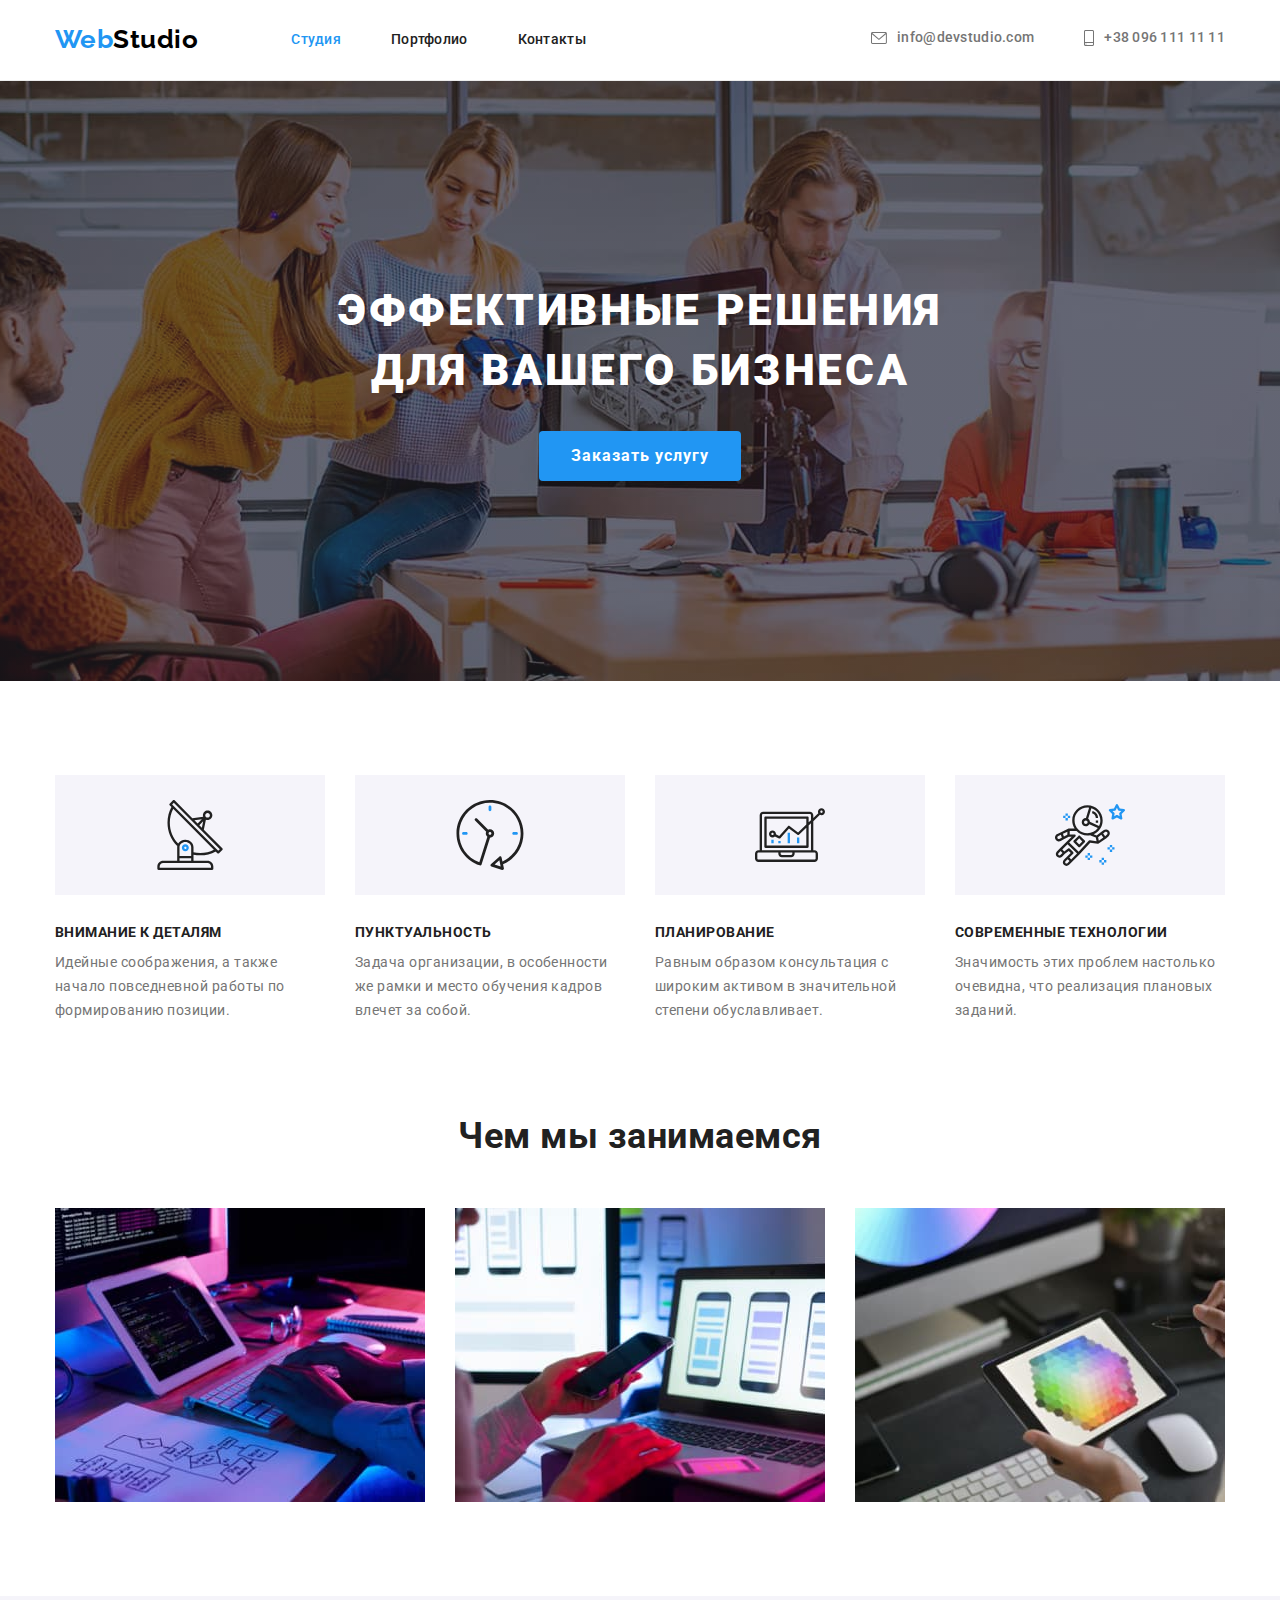
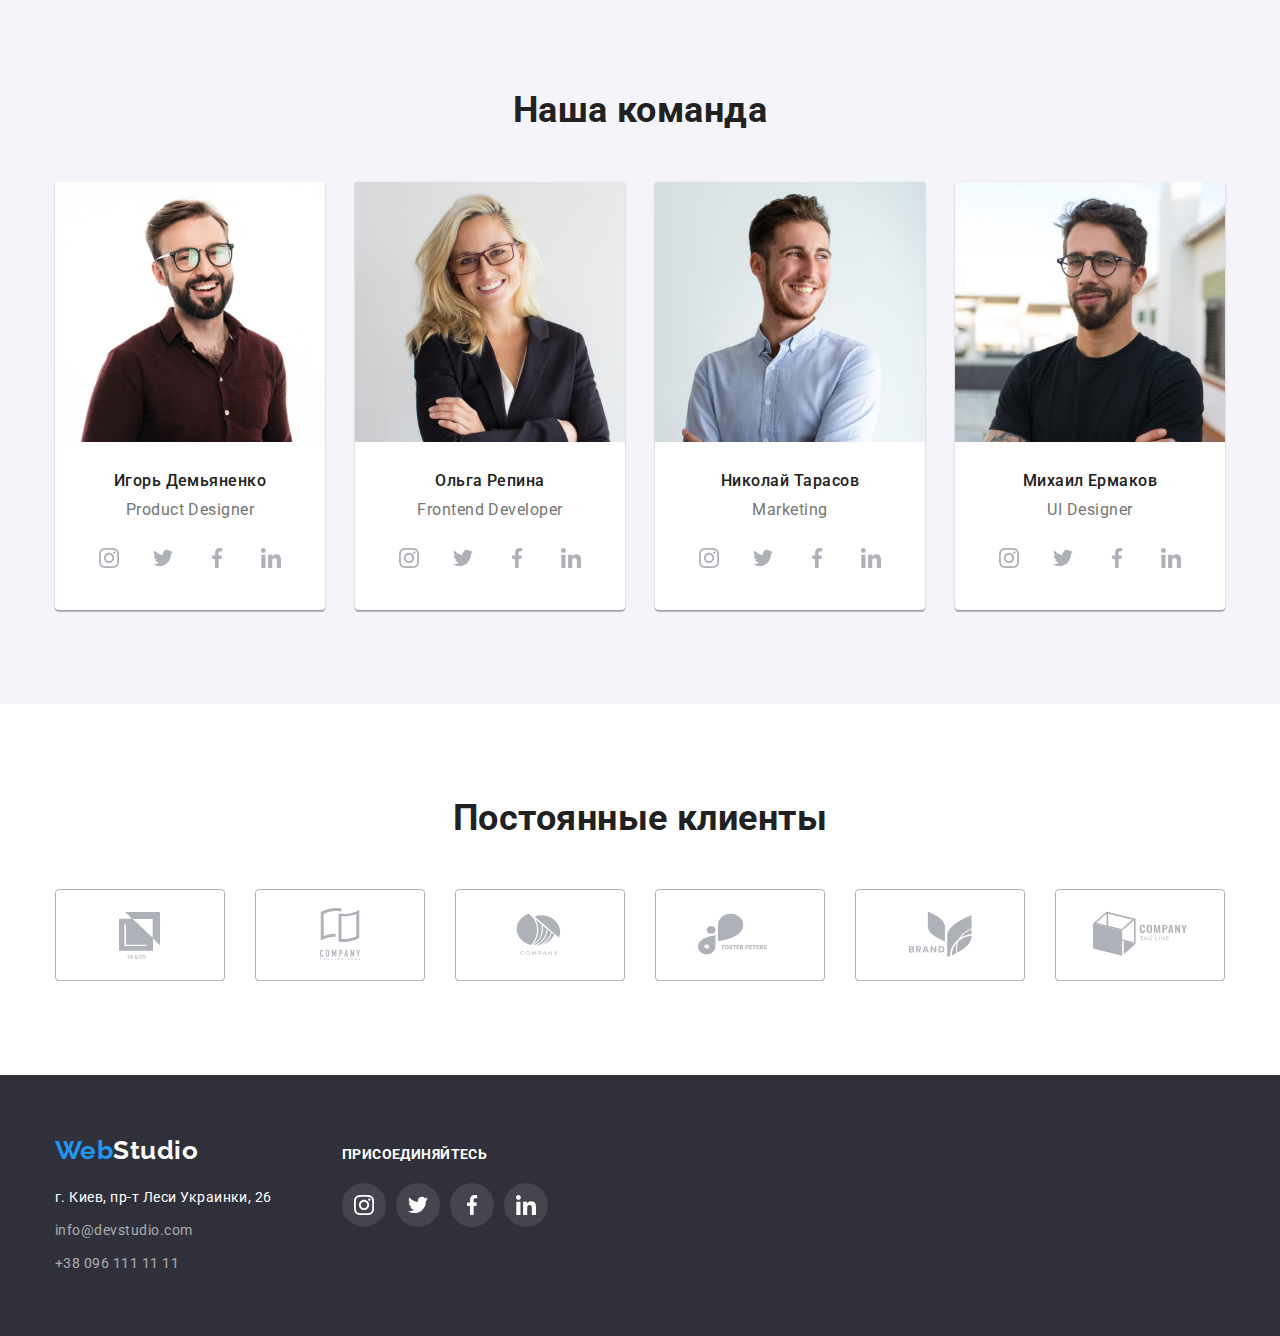
<file: index.html>
<!DOCTYPE html>
<html lang="ru">
<head>
    <meta charset="UTF-8">
    <meta http-equiv="X-UA-Compatible" content="IE=edge">
    <meta name="viewport" content="width=device-width, initial-scale=1.0">
    <title>WebStudio</title>
    <link rel="preconnect" href="https://fonts.googleapis.com">
    <link rel="preconnect" href="https://fonts.gstatic.com" crossorigin>
    <link href="https://fonts.googleapis.com/css2?family=Raleway:wght@700&family=Roboto:wght@400;500;700;900&display=swap"
        rel="stylesheet">
        <link rel="stylesheet" href="https://cdnjs.cloudflare.com/ajax/libs/modern-normalize/1.1.0/modern-normalize.min.css">
    <link rel="stylesheet" href="./css/styles.css">
</head>
<body>
    <header>
        <div class="container main-div">
            <nav class="main-nav">
                <a href="#" class="logo">
                    <span class="logo-start">Web</span><span class="logo-end">Studio</span>
                </a>
                <ul class="site-nav">
                    <li class="item"><a href="#" class="link current">Студия</a></li>
                    <li class="item"><a href="./portfolio.html" class="link">Портфолио</a></li>
                    <li class="item"><a href="#" class="link">Контакты</a></li>
                </ul>
            </nav>
            <ul class="site-contacts">
                <li class="item">
                    <a href="mailto:info@devstudio.com" class="contacts-link">
                        <svg class="icon-mail">
                            <use href="./images/icons.svg#icon-envelope"></use>
                        </svg>
                        info@devstudio.com
                    </a>
                </li>
                <li class="item">
                    <a href="tel:+380961111111" class="contacts-link">
                        <svg class="icon-phone">
                            <use href="./images/icons.svg#icon-smartphone"></use>
                        </svg>
                        +38 096 111 11 11
                    </a>
                </li>
            </ul>
        </div>
    </header>

    <main>
        <section class="hero section">
            <h1 class="hero-title">Эффективные решения<br>для вашего бизнеса</h1>
            <button type="button">Заказать услугу</button>
        </section>
        
            <section class="section">
                <div class="container">
                    <h2 class="section-title-none">Преимущества</h2>
                    <ul class="feature">
                        <li class="feature-list">
                            <div class="feature-icon">
                                <svg class="feature-svg">
                                    <use href="./images/icons.svg#icon-antenna"></use>
                                </svg>
                            </div>
                            <h3 class="list">Внимание к деталям</h3>
                            <p class="text-list">Идейные соображения, а также<br>начало повседневной работы по<br>формированию позиции.</p>
                        </li>
                        <li class="feature-list">
                            <div class="feature-icon">
                                <svg class="feature-svg">
                                    <use href="./images/icons.svg#icon-clock"></use>
                                </svg>
                            </div>
                            <h3 class="list">Пунктуальность</h3>
                            <p class="text-list">Задача организации, в особенности<br>же рамки и место обучения кадров<br>влечет за собой.</p>
                        </li>
                        <li class="feature-list">
                            <div class="feature-icon">
                                <svg class="feature-svg">
                                    <use href="./images/icons.svg#icon-diagram"></use>
                                </svg>
                            </div>
                            <h3 class="list">Планирование</h3>
                            <p class="text-list">Равным образом консультация с<br>широким активом в значительной<br>степени обуславливает.</p>
                        </li>
                        <li class="feature-list">
                            <div class="feature-icon">
                                <svg class="feature-svg">
                                    <use href="./images/icons.svg#icon-astronaut"></use>
                                </svg>
                            </div>
                            <h3 class="list">Современные технологии</h3>
                            <p class="text-list">Значимость этих проблем настолько<br>очевидна, что реализация плановых<br>заданий.</p>
                        </li>
                    </ul>
                </div>
            </section>
        
            <section class="section we-do">
                <div class="container">
                    <h2 class="section-title">Чем мы занимаемся</h2>
                    <ul class="section-list">
                        <li class="section-img"><img src="./images/box1.jpg" width="370" alt="Работаем с ПК"></li>
                        <li class="section-img"><img src="./images/box2.jpg" width="370" alt="Работаем с смартфона"></li>
                        <li class="section-img"><img src="./images/box3.jpg" width="370" alt="Работаем с графикой"></li>
                    </ul>
                </div>
            </section>
        
            <section class="section our-team">
                <div class="container">
                    <h2 class="section-title">Наша команда</h2>
                    <ul class="worker-list">
                        <li class="team-list">
                            <img class="worker-photo" src="./images/img.jpg" width="270" alt="Игорь Демьяненко">
                            <div>
                                <h3 class="worker">Игорь Демьяненко</h3>
                                <p class="work-position">Product Designer</p>
                                <ul class="social">
                                    <li class="social-links">
                                        <a href="#">
                                            <svg class="soc">
                                                <use href="./images/icons.svg#icon-instagram"></use>
                                            </svg>
                                        </a>
                                    </li>
                                    <li class="social-links">
                                        <a href="#">
                                            <svg class="soc">
                                                <use href="./images/icons.svg#icon-twitter"></use>
                                            </svg>
                                        </a>
                                    </li>
                                    <li class="social-links">
                                        <a href="#">
                                            <svg class="soc">
                                                <use href="./images/icons.svg#icon-facebook"></use>
                                            </svg>
                                        </a>
                                    </li>
                                    <li class="social-links">
                                        <a href="#">
                                            <svg class="soc">
                                                <use href="./images/icons.svg#icon-linkedin"></use>
                                            </svg>
                                        </a>
                                    </li>
                                </ul>
                            </div>
                        </li>
                        <li class="team-list">
                            <img class="worker-photo" src="./images/img2.jpg" width="270" alt="Ольга Репина">
                            <div>
                                <h3 class="worker">Ольга Репина</h3>
                                <p class="work-position">Frontend Developer</p>
                                <ul class="social">
                                    <li class="social-links">
                                        <a href="#">
                                            <svg class="soc">
                                                <use href="./images/icons.svg#icon-instagram"></use>
                                            </svg>
                                        </a>
                                    </li>
                                    <li class="social-links">
                                        <a href="#">
                                            <svg class="soc">
                                                <use href="./images/icons.svg#icon-twitter"></use>
                                            </svg>
                                        </a>
                                    </li>
                                    <li class="social-links">
                                        <a href="#">
                                            <svg class="soc">
                                                <use href="./images/icons.svg#icon-facebook"></use>
                                            </svg>
                                        </a>
                                    </li>
                                    <li class="social-links">
                                        <a href="#">
                                            <svg class="soc">
                                                <use href="./images/icons.svg#icon-linkedin"></use>
                                            </svg>
                                        </a>
                                    </li>
                                </ul>
                            </div>
                        </li>
                        <li class="team-list">
                            <img class="worker-photo" src="./images/img3.jpg" width="270" alt="Николай Тарасов">
                            <div>
                                <h3 class="worker">Николай Тарасов</h3>
                                <p class="work-position">Marketing</p>
                                <ul class="social">
                                    <li class="social-links">
                                        <a href="#">
                                            <svg class="soc">
                                                <use href="./images/icons.svg#icon-instagram"></use>
                                            </svg>
                                        </a>
                                    </li>
                                    <li class="social-links">
                                        <a href="#">
                                            <svg class="soc">
                                                <use href="./images/icons.svg#icon-twitter"></use>
                                            </svg>
                                        </a>
                                    </li>
                                    <li class="social-links">
                                        <a href="#">
                                            <svg class="soc">
                                                <use href="./images/icons.svg#icon-facebook"></use>
                                            </svg>
                                        </a>
                                    </li>
                                    <li class="social-links">
                                        <a href="#">
                                            <svg class="soc">
                                                <use href="./images/icons.svg#icon-linkedin"></use>
                                            </svg>
                                        </a>
                                    </li>
                                </ul>
                            </div>
                        </li>
                        <li class="team-list">
                            <img class="worker-photo" src="./images/img4.jpg" width="270" alt="Михаил Ермаков">
                            <div>
                                <h3 class="worker">Михаил Ермаков</h3>
                                <p class="work-position">UI Designer</p>
                                <ul class="social">
                                    <li class="social-links">
                                        <a href="#">
                                            <svg class="soc">
                                                <use href="./images/icons.svg#icon-instagram"></use>
                                            </svg>
                                        </a>
                                    </li>
                                    <li class="social-links">
                                        <a href="#">
                                            <svg class="soc">
                                                <use href="./images/icons.svg#icon-twitter"></use>
                                            </svg>
                                        </a>
                                    </li>
                                    <li class="social-links">
                                        <a href="#">
                                            <svg class="soc">
                                                <use href="./images/icons.svg#icon-facebook"></use>
                                            </svg>
                                        </a>
                                    </li>
                                    <li class="social-links">
                                        <a href="#">
                                            <svg class="soc">
                                                <use href="./images/icons.svg#icon-linkedin"></use>
                                            </svg>
                                        </a>
                                    </li>
                                </ul>
                            </div>
                        </li>
                    </ul>
                </div>
            </section>

            <section class="section clients">
                <div class="container">
                    <h2 class="section-title">Постоянные клиенты</h2>
                    <ul class="companies">
                        <li class="company-card">
                            <a href="#">
                                <svg class="comp-logo">
                                    <use href="./images/icons.svg#icon-logo1"></use>
                                </svg>
                            </a>
                        </li>
                        <li class="company-card">
                            <a href="#">
                                <svg class="comp-logo">
                                    <use href="./images/icons.svg#icon-logo2"></use>
                                </svg>
                            </a>
                        </li>
                        <li class="company-card">
                            <a href="#">
                                <svg class="comp-logo">
                                    <use href="./images/icons.svg#icon-logo3"></use>
                                </svg>
                            </a>
                        </li>
                        <li class="company-card">
                            <a href="#">
                                <svg class="comp-logo">
                                    <use href="./images/icons.svg#icon-logo4"></use>
                                </svg>
                            </a>
                        </li>
                        <li class="company-card">
                            <a href="#">
                                <svg class="comp-logo">
                                    <use href="./images/icons.svg#icon-logo5"></use>
                                </svg>
                            </a>
                        </li>
                        <li class="company-card">
                            <a href="#">
                                <svg class="comp-logo">
                                    <use href="./images/icons.svg#icon-logo6"></use>
                                </svg>
                            </a>
                        </li>
                    </ul>
                </div>
            </section>
    </main>
    
    <footer class="footer-block">
        <div class="footer-flex container">
            <div>
                <a href="#" class="logo-footer">
                    <span class="logo-footer-start">Web</span><span class="logo-footer-end">Studio</span>
                </a>
                <address>
                    <ul class="contacts-nav">
                        <li class="footer-list">
                            <a href="#" class="place-list">г. Киев, пр-т Леси Украинки, 26</a>
                        </li>
                        <li class="footer-list">
                            <a href="mailto:info@devstudio.com " class="cont-list">info@devstudio.com</a>
                        </li>
                        <li class="footer-list">
                            <a href="tel:+380961111111" class="cont-list">+38 096 111 11 11</a>
                        </li>
                    </ul>
                </address>
            </div>
            <div class="footer-links">
                <p class="connect-title">Присоединяйтесь</p>
                <ul class="icon-list">
                    <li class="icons">
                        <a href="#">
                            <svg class="ficon">
                                <use href="./images/icons.svg#icon-instagram"></use>
                            </svg>
                        </a>
                    </li>
                    <li class="icons">
                        <a href="#">
                            <svg class="ficon">
                                <use href="./images/icons.svg#icon-twitter"></use>
                            </svg>
                        </a>
                    </li>
                    <li class="icons">
                        <a href="#">
                            <svg class="ficon">
                                <use href="./images/icons.svg#icon-facebook"></use>
                            </svg>
                        </a>
                    </li>
                    <li class="icons">
                        <a href="#">
                            <svg class="ficon">
                                <use href="./images/icons.svg#icon-linkedin"></use>
                            </svg>
                        </a>
                    </li>
                </ul>
            </div>
        </div>
    </footer>
</body>
</html>
</file>
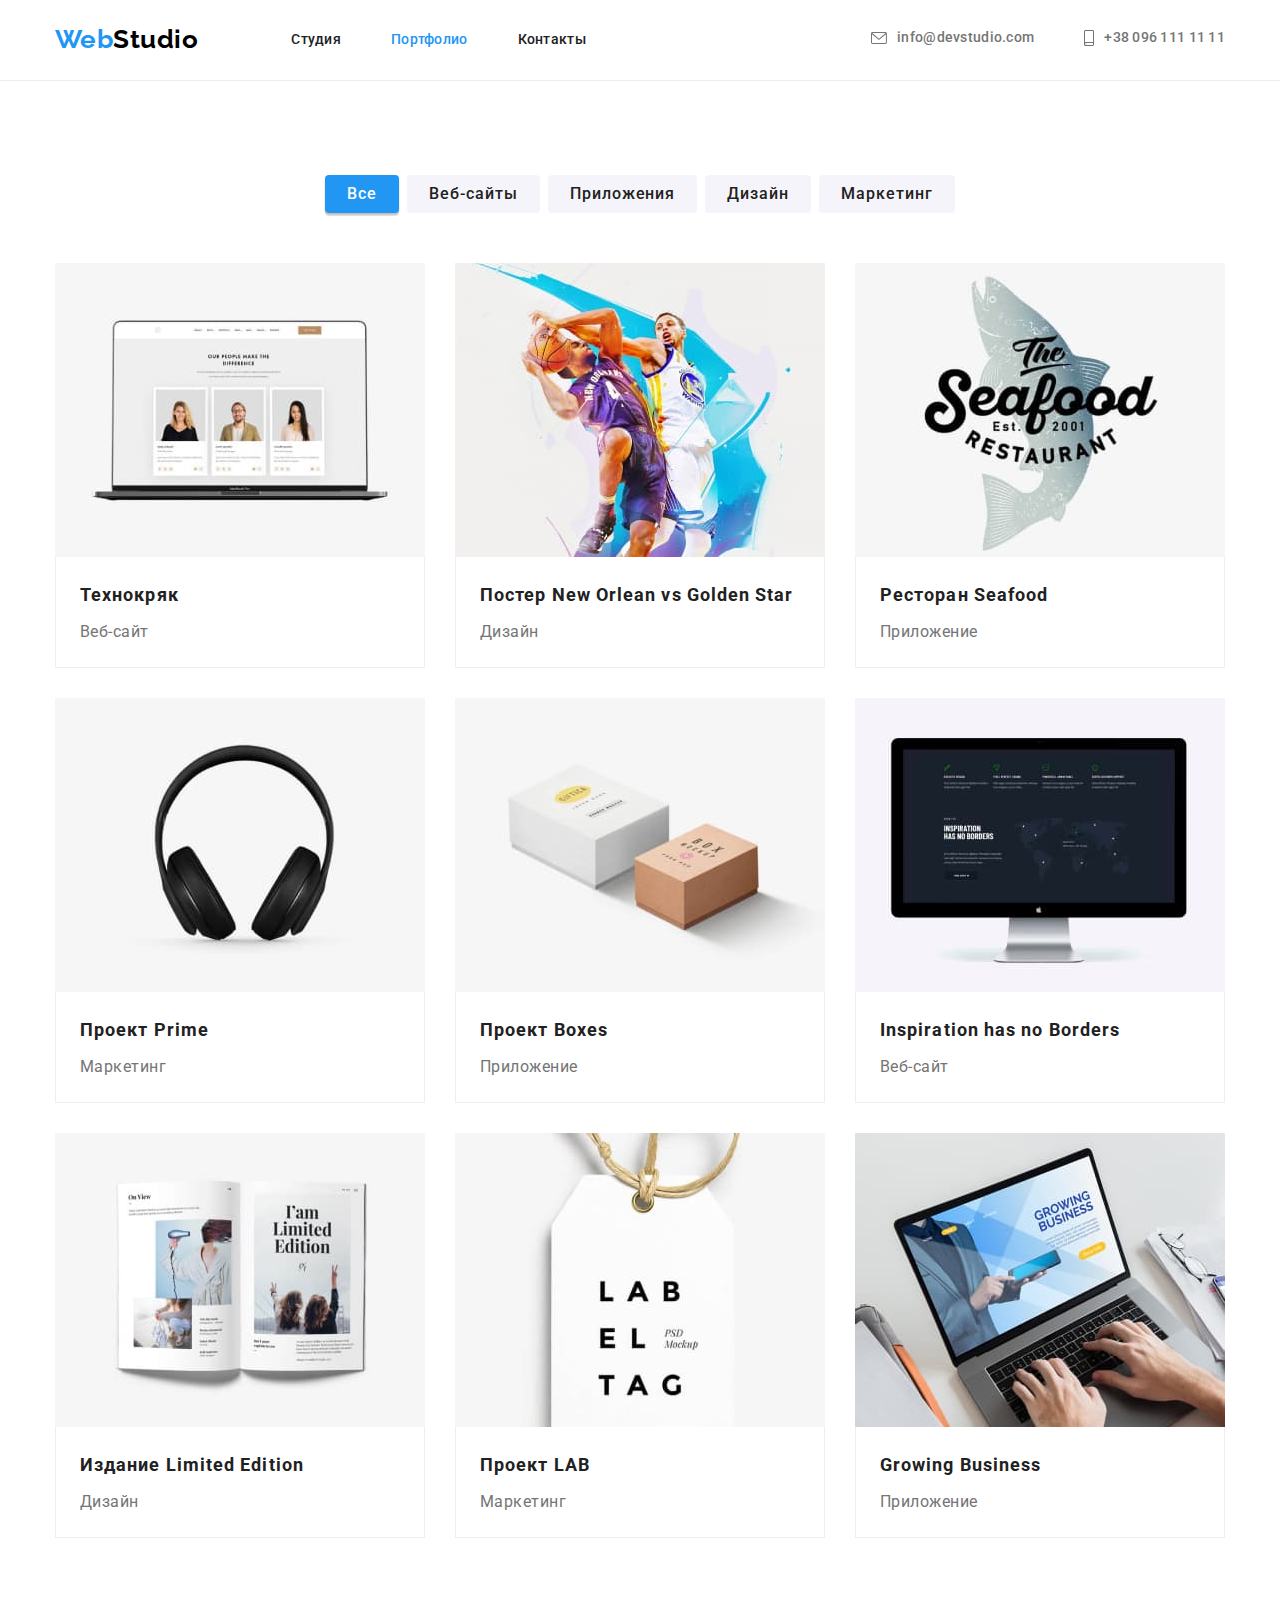
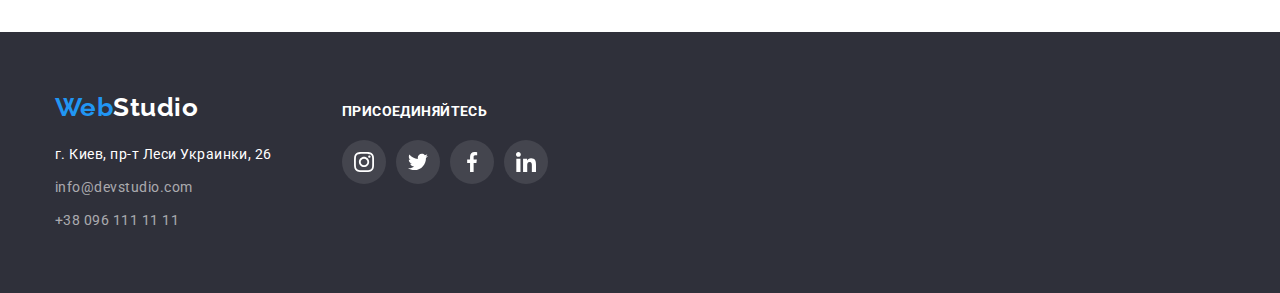
<file: portfolio.html>
<!DOCTYPE html>
<html lang="ru">
<head>
    <meta charset="UTF-8">
    <meta http-equiv="X-UA-Compatible" content="IE=edge">
    <meta name="viewport" content="width=device-width, initial-scale=1.0">
    <title>Portfolio</title>
    <link rel="preconnect" href="https://fonts.googleapis.com">
    <link rel="preconnect" href="https://fonts.gstatic.com" crossorigin>
    <link href="https://fonts.googleapis.com/css2?family=Raleway:wght@700&family=Roboto:wght@400;500;700;900&display=swap"
        rel="stylesheet">
        <link rel="stylesheet" href="https://cdnjs.cloudflare.com/ajax/libs/modern-normalize/1.1.0/modern-normalize.min.css">
    <link rel="stylesheet" href="./css/styles.css">
</head>
<body>
    <header>
        <div class="container main-div">
            <nav class="main-nav">
                <a href="#" class="logo">
                    <span class="logo-start">Web</span><span class="logo-end">Studio</span>
                </a>
                <ul class="site-nav">
                    <li class="item"><a href="./index.html" class="link">Студия</a></li>
                    <li class="item"><a href="#" class="link current">Портфолио</a></li>
                    <li class="item"><a href="#" class="link">Контакты</a></li>
                </ul>
            </nav>
            <ul class="site-contacts">
                <li class="item">
                    <a href="mailto:info@devstudio.com" class="contacts-link">
                        <svg class="icon-mail">
                            <use href="./images/icons.svg#icon-envelope"></use>
                        </svg>
                        info@devstudio.com
                    </a>
                </li>
                <li class="item">
                    <a href="tel:+380961111111" class="contacts-link">
                        <svg class="icon-phone">
                            <use href="./images/icons.svg#icon-smartphone"></use>
                        </svg>
                        +38 096 111 11 11
                    </a>
                </li>
            </ul>
        </div>
    </header>

    <main>
            <section class="section">
                <div class="container">
                    <h1 class="section-title-none">Навигация</h1>
                    <ul class="button-nav">
                        <li class="but-link"><button type="button" class="button-list current">Все</button></li>
                        <li class="but-link"><button type="button" class="button-list">Веб-сайты</button></li>
                        <li class="but-link"><button type="button" class="button-list">Приложения</button></li>
                        <li class="but-link"><button type="button" class="button-list">Дизайн</button></li>
                        <li class="but-link"><button type="button" class="button-list">Маркетинг</button></li>
                    </ul>
                    
                    <ul class="projects">
                        <li class="project-work">
                            <a href="#" class="card-link">
                                <img class="projects-photo" src="./images/project1.jpg" width="370" alt="Технокряк">
                                <div class="card-bottom">
                                    <h2 class="project-title">Технокряк</h2>
                                    <p class="project-list">Веб-сайт</p>
                                </div>
                            </a>
                            
                        </li>
                        <li class="project-work">
                            <a href="#" class="card-link">
                                <img class="projects-photo" src="./images/project2.jpg" width="370" alt="Постер New Orlean vs Golden Star">
                                <div class="card-bottom">
                                    <h2 class="project-title">Постер New Orlean vs Golden Star</h2>
                                    <p class="project-list">Дизайн</p>
                                </div>
                            </a>
                            
                        </li>
                        <li class="project-work">
                            <a href="#" class="card-link">
                                <img class="projects-photo" src="./images/project3.jpg" width="370" alt="Ресторан Seafood">
                                <div class="card-bottom">
                                    <h2 class="project-title">Ресторан Seafood</h2>
                                    <p class="project-list">Приложение</p>
                                </div>
                            </a>
                            
                        </li>
                        <li class="project-work">
                            <a href="#" class="card-link">
                                <img class="projects-photo" src="./images/project4.jpg" width="370" alt="Проект Prime">
                                <div class="card-bottom">
                                    <h2 class="project-title">Проект Prime</h2>
                                    <p class="project-list">Маркетинг</p>
                                </div>
                            </a>
                            
                        </li>
                        <li class="project-work">
                            <a href="#" class="card-link">
                                <img class="projects-photo" src="./images/project5.jpg" width="370" alt="Проект Boxes">
                                <div class="card-bottom">
                                    <h2 class="project-title">Проект Boxes</h2>
                                    <p class="project-list">Приложение</p>
                                </div>
                            </a>
                            
                        </li>
                        <li class="project-work">
                            <a href="#" class="card-link">
                                <img class="projects-photo" src="./images/project6.jpg" width="370" alt="Inspiration has no Borders">
                                <div class="card-bottom">
                                    <h2 class="project-title">Inspiration has no Borders</h2>
                                    <p class="project-list">Веб-сайт</p>
                                </div>
                            </a>
                            
                        </li>
                        <li class="project-work">
                            <a href="#" class="card-link">
                                <img class="projects-photo" src="./images/project7.jpg" width="370" alt="Издание Limited Edition">
                                <div class="card-bottom">
                                    <h2 class="project-title">Издание Limited Edition</h2>
                                    <p class="project-list">Дизайн</p>
                                </div>
                            </a>
                            
                        </li>
                        <li class="project-work">
                            <a href="#" class="card-link">
                                <img class="projects-photo" src="./images/project8.jpg" width="370" alt="Проект LAB">
                                <div class="card-bottom">
                                    <h2 class="project-title">Проект LAB</h2>
                                    <p class="project-list">Маркетинг</p>
                                </div>
                            </a>
                            
                        </li>
                        <li class="project-work">
                            <a href="#" class="card-link">
                                <img class="projects-photo" src="./images/project9.jpg" width="370" alt="Growing Business">
                                <div class="card-bottom">
                                    <h2 class="project-title">Growing Business</h2>
                                    <p class="project-list">Приложение</p>
                                </div>
                            </a>
                            
                        </li>
                    </ul>
                </div>
            </section>
    </main>

    <footer class="footer-block">
        <div class="footer-flex container">
            <div>
                <a href="#" class="logo-footer">
                    <span class="logo-footer-start">Web</span><span class="logo-footer-end">Studio</span>
                </a>
                <address>
                    <ul class="contacts-nav">
                        <li class="footer-list">
                            <a href="#" class="place-list">г. Киев, пр-т Леси Украинки, 26</a>
                        </li>
                        <li class="footer-list">
                            <a href="mailto:info@devstudio.com " class="cont-list">info@devstudio.com</a>
                        </li>
                        <li class="footer-list">
                            <a href="tel:+380961111111" class="cont-list">+38 096 111 11 11</a>
                        </li>
                    </ul>
                </address>
            </div>
            <div class="footer-links">
                <p class="connect-title">Присоединяйтесь</p>
                <ul class="icon-list">
                    <li class="icons">
                        <a href="#">
                            <svg class="ficon">
                                <use href="./images/icons.svg#icon-instagram"></use>
                            </svg>
                        </a>
                    </li>
                    <li class="icons">
                        <a href="#">
                            <svg class="ficon">
                                <use href="./images/icons.svg#icon-twitter"></use>
                            </svg>
                        </a>
                    </li>
                    <li class="icons">
                        <a href="#">
                            <svg class="ficon">
                                <use href="./images/icons.svg#icon-facebook"></use>
                            </svg>
                        </a>
                    </li>
                    <li class="icons">
                        <a href="#">
                            <svg class="ficon">
                                <use href="./images/icons.svg#icon-linkedin"></use>
                            </svg>
                        </a>
                    </li>
                </ul>
            </div>
        </div>
    </footer>
</body>
</html>
</file>
<file: css/styles.css>
/* Цвет основного текста #212121; */
/* Вторичний цвет текста #757575 */
/* белый #FFFFFF */
/* акцент #2196F3 */
/* белый с прозрачностью rgba(255, 255, 255, 0.6); */
/* лого верхнее чисто черный 000000 */
/* основной фон белый #F5F4FA */
/* вторичный фон #2F303A; */

:root {
    --title-text-color: #212121;
    --acent-text-color: #2196F3;
    --secondary-text-colar: #757575;
    --black-text-color: #000000;
    --white-text-color: #FFFFFF;
    --secondary-background-color: #2F303A;
    --primery-background-color: #F5F4FA;
    --cont-list-colar: rgba(255, 255, 255, 0.6);
    --bg-buttom-colar: #188CE8;
    --br-header-colar: #ECECEC;
    --br-card-colar: #EEEEEE;
    --soc-main-colar: #AFB1B8;
    
}

/* Normalize */

html{
    box-sizing: border-box;
}

*,
*::before,
*::after{
    box-sizing: inherit;
}



body{
    color: var(--secondary-text-colar);
    font-family: 'Roboto', sans-serif;
    letter-spacing: 0.03em;
    
}

.container{
    width: 1200px;
    margin-left: auto;
    margin-right: auto;
    padding-left: 15px;
    padding-right: 15px;
}

/* Убираю точки в списках */
ul{
    list-style: none;
    padding-left: 0;
}



/* Header */

header{
    border-bottom: 1px solid var(--br-header-colar);
}

img{
    display: block;
    max-width: 100%;
    height: auto;
}

.main-div{
    align-items: center;
    display: flex;
}

.main-nav{
    align-items: center;
    display: flex;
}

/* logo */
.logo{
    font-family: 'Raleway', sans-serif;
    text-decoration: none;
    font-weight: 700;
    font-size: 26px;
    line-height: 1.2;
}

.logo .logo-start{
    color: var(--acent-text-color);
}

.logo .logo-end{
    color: var(--black-text-color);
}

/* site nav */
.site-nav{
    margin-left: 93px;
    display: flex;
    padding: 0;
    margin-top: 0;
    margin-bottom: 0;
}


.site-nav .item:not(:last-child){
    margin-right: 50px;
}

.site-nav a{
    text-decoration: none;
}

.site-nav .link{
    display: block;
    padding-top: 32px;
    padding-bottom: 32px;
    color: var(--title-text-color);
    font-weight: 500;
    font-size: 14px;
    line-height: 1.14;
    letter-spacing: 0.02em;
}

.site-nav .link:hover,
.site-nav .link:focus{
    color: var(--acent-text-color);
}

.site-nav .link.current{
    color: var(--acent-text-color);
}

/* контакты */
.site-contacts{
    margin-left: auto;
    display: flex;
    padding: 0;

}

.site-contacts .item + .item{
    margin-left: 50px;
}


/* Icons header */

.icon-mail {
    width: 16px;
    height: 12px;
    fill: currentColor;
    margin-right: 10px;
}

.icon-phone {
    width: 10px;
    height: 16px;
    fill: currentColor;
    margin-right: 10px;
}


.site-contacts a{
    text-decoration: none;
}

.site-contacts .contacts-link{
    color: var(--secondary-text-colar);
    font-weight: 500;
    font-size: 14px;
    line-height: 1.14;
    letter-spacing: 0.02em;
}

.site-contacts .contacts-link:hover,
.site-contacts .contacts-link:focus{
    color: var(--acent-text-color);
}

.contacts-link{
    display: inline-flex;
    align-items: center;
}


/* hero */
.hero.section{
    margin-left: auto;
    margin-right: auto;
    max-width: 1600px;
    height: 600px;
    text-align: center;
    background-color: var(--secondary-background-color);
    padding-top: 200px;
    padding-bottom: 200px;
    background-image: linear-gradient(rgba(47, 48, 58, 0.4), rgba(47, 48, 58, 0.4)), 
        url(../images/backimg.jpg);
    background-position: center;
    background-size: cover;
    background-repeat: no-repeat;
}

.hero-title{
    margin-top: 0;
    margin-bottom: 30px;
    color: var(--white-text-color);
    font-weight: 900;
    font-size: 44px;
    line-height: 1.36;
    letter-spacing: 0.06em;
    text-transform: uppercase;
}


/* секции */
.section{
    padding-top: 94px;
    padding-bottom: 94px;
}



.section-title{
    margin-top: 0;
    margin-bottom: 50px;
    color: var(--title-text-color);
    font-weight: 700;
    font-size: 36px;
    line-height: 1.16;
    text-align: center;
    text-transform: none;
}

.section.we-do{
    padding-top: 0;
}

.section-list{
    justify-content: space-between;
    display: flex;
    margin-top: 0;
    margin-bottom: 0;
    padding-left: 0;
}

.section-list .section-img:not(:last-child){
    margin-right: 30px;
}



.section-title-none{
    display: none;
}

/* features */
.list{
    margin-top: 0;
    margin-bottom: 10px;
}

.feature{
    justify-content: space-between;
    display: flex;
    margin-top: 0;
    margin-bottom: 0;
    padding-left: 0;
}

.feature .feature-list:not(:last-child){
    margin-right: 30px;
}



.feature .list{
    width: 270px;
    color: var(--title-text-color);
    font-weight: 700;
    font-size: 14px;
    line-height: 1.14;
    text-transform: uppercase;
}

.feature-icon{
    display: flex;
    height: 120px;
    justify-content: center;
    align-items: center;
    margin-bottom: 30px;
    background-color: var(--primery-background-color);
}

.feature-svg{
    height: 70px;
    width: 70px;
}



.text-list{
    margin-top: 0;
    margin-bottom: 0;
    font-weight: 400;
    font-size: 14px;
    line-height: 1.7;  
}

/* workers */
.section.our-team{
   background-color: var(--primery-background-color); 
}


.worker-list{
    justify-content: space-between;
    display: flex;
    margin-top: 0;
    margin-bottom: 0;
    padding-left: 0;
    padding-right: 0;
}

.team-list{
    text-align: center;
    box-shadow: 0px 1px 3px rgba(0, 0, 0, 0.12), 0px 1px 1px rgba(0, 0, 0, 0.14), 0px 2px 1px rgba(0, 0, 0, 0.2);
    border-radius: 0px 0px 4px 4px;
    background: var(--white-text-color);
}

.worker-list .team-list:not(:last-child){
    margin-right: 30px;
    
}

.worker-photo{
    margin-bottom: 30px;
}



.worker-list .worker{
    color: var(--title-text-color);
}

.worker-photo{
    margin-bottom: 30px;
}


.worker{
    margin-top: 0;
    margin-bottom: 10px;
    font-weight: 500;
    font-size: 16px;
    line-height: 1.18;
        
}

.work-position{
    margin-top: 0;
    margin-bottom: 0;
    font-weight: 400;
    font-size: 16px;
    line-height: 1.18; 
}

.social{
    display: flex;
    width: 206px;
    height: 44px;
    margin-left: auto;
    margin-right: auto;
    margin-top: 16px;
    margin-bottom: 30px;
}

.social a{
    display: block;
    width: 44px;
    height: 44px;
    border-radius: 50%;
    padding: 12px;
    fill: var(--soc-main-colar);
}

.social a:hover,
.social a:focus{
    border-radius: 50%;
    color: var(--white-text-color);
    background-color: var(--acent-text-color);
    fill: var(--white-text-color);
}

.social .social-links:not(:last-child){
    margin-right: 10px;
}

.soc{
    width: 20px;
    height: 20px;
}

/* Section clients */

.companies{
    display: flex;
    justify-content: center;
    margin: 0;
}

.clients a{
    display: flex;
    width: 170px;
    height: 92px;
    align-items: center;
    justify-content: center;
    fill: var(--soc-main-colar);
    border: 1px solid var(--soc-main-colar);
    border-radius: 4px;
}

.companies .company-card:not(:last-child){
    margin-right: 30px;
}

.companies a:hover,
.companies a:focus{
    fill: var(--acent-text-color);
    border: 1px solid var(--acent-text-color);
    
}

.comp-logo{
    width: 106px;
    height: 60px;
}





/* fotter */

footer{
    margin-top: 0;
    margin-bottom: 0;
    padding-top: 60px;
    padding-bottom: 60px;
    background-color: var(--secondary-background-color);
}


/* fotter-logo */
.logo-footer{
    font-family: 'Raleway', sans-serif;
    text-decoration: none;
    font-weight: 700;
    font-size: 26px;
    line-height: 1.2;       
}

.connect-title {
    margin: 0;
    padding: 0;
    font-weight: 700;
    font-size: 14px;
    line-height: 1.14;
    letter-spacing: 0.03em;
    text-transform: uppercase;
    color: var(--white-text-color);
}

.footer-flex{
    display: flex;
    align-items: baseline;
}

.logo-footer .logo-footer-start{
    color: var(--acent-text-color);
}

.logo-footer .logo-footer-end{
    color: var(--white-text-color);
}

/* fotter-contacts */
.contacts-nav{
    display: inline-block;
    margin-top: 20px;
    margin-bottom: 0;
    padding-left: 0;
}

.contacts-nav .footer-list:not(:last-child){
    margin-bottom: 9px;
}


.contacts-nav a{
    text-decoration: none;
}

.contacts-nav .place-list{
    color: var(--white-text-color);
    font-weight: 400;
    font-size: 14px;
    line-height: 1.7;   
}

.contacts-nav .place-list:hover,
.contacts-nav .place-list:focus{
    color: var(--acent-text-color);
}

.contacts-nav .cont-list{
    color: var(--cont-list-colar);
    font-weight: 400;
    font-size: 14px;
    line-height: 1.7;     
}

.contacts-nav .cont-list:hover,
.contacts-nav .cont-list:focus{
    color: var(--acent-text-color);
}

.footer-block .icon-list{
    display: flex;
    width: 206px;
    height: 44px;
    margin-left: auto;
    margin-right: auto;
}

.icon-list{
    margin-top: 0;
    margin-bottom: 0;
}


.icon-list a{
    display: block;
    width: 44px;
    height: 44px;
    padding: 12px;
    margin-top: 20px;
    border-radius: 50%;
    fill: var(--white-text-color);
    background: rgba(255, 255, 255, 0.1);
}

.icon-list a:hover,
.icon-list a:focus{
    border-radius: 50%;
    fill: var(--white-text-color);
    color: var(--white-text-color);
    background-color: var(--acent-text-color);
}

.footer-links{
    margin-left: 70px;
}

.icon-list .icons:not(:last-child){
    margin-right: 10px;
}


.ficon{
    width: 20px;
    height: 20px;
}



address{
    font-style: normal;
    
}

button{
    padding: 10px 32px;
    background-color: var(--acent-text-color);
    color: var(--white-text-color);
    cursor: pointer;
    font-family: inherit;
    font-weight: 700;
    font-size: 16px;
    line-height: 1.9;
    border: none;
    border-radius: 4px;
    letter-spacing: 0.06em;
}

button:hover,
button:focus{
    background-color: var(--bg-buttom-colar);
}



/* PORTFOLIO */

/* Кнопки в портфолио */
.button-nav{
    justify-content: center;
    display: flex;
    margin-top: 0;
    margin-bottom: 50px;
}



.button-nav .button-list{
    padding-left: none;
    padding: 6px 22px;
    background: var(--primery-background-color);
    color: var(--title-text-color);
    cursor: pointer;
    font-family: inherit;
    border: none;
    font-weight: 500;
    font-size: 16px;
    line-height: 1.62;
    text-align: center;
}

.but-link{
    margin-right: 8px;
}

.but-link:nth-child(5n){
    margin-right: 0;
}



.button-list:hover,
.button-list:focus{
    background-color: var(--acent-text-color);
    color: var(--white-text-color);
    box-shadow: 0px 3px 1px rgba(0, 0, 0, 0.1), 0px 1px 2px rgba(0, 0, 0, 0.08), 0px 2px 2px rgba(0, 0, 0, 0.12);

}

.button-list.current{
    background-color: var(--acent-text-color);
    color: var(--white-text-color);
    box-shadow: 0px 3px 1px rgba(0, 0, 0, 0.1), 0px 1px 2px rgba(0, 0, 0, 0.08), 0px 2px 2px rgba(0, 0, 0, 0.12);
}


/* Projects */
.container .projects{
    display: flex;
    flex-wrap: wrap;
}


.project-work{
    margin-right: 30px;
    margin-bottom: 30px;
    width: 370px;
}



.project-work:nth-child(3n){
    margin-right: 0;
}

.project-work:nth-last-child(-n + 3){
    margin-bottom: 0;
}



.projects{
    margin-top: 0;
    margin-bottom: 0;
}

.card-link{
    display: block;
    text-decoration: none;
}

.card-link:hover{
    box-shadow: 0px 1px 1px rgba(0, 0, 0, 0.12), 0px 4px 4px rgba(0, 0, 0, 0.06), 1px 4px 6px rgba(0, 0, 0, 0.16);
    cursor: pointer;
}

.projects-photo {
    
    
    border-left: none;
    
}

.card-bottom{
    padding: 20px 24px;
    border-left: 1px solid var(--br-card-colar);
    border-right: 1px solid var(--br-card-colar);
    border-bottom: 1px solid var(--br-card-colar);
}

.project-title{
    margin-top: 0;
    margin-bottom: 4px;
    
}


.projects .project-title{
    color: var(--title-text-color);
    font-weight: 700;
    font-size: 18px;
    line-height: 2;
    letter-spacing: 0.06em;
}

.project-list{
    margin-top: 0;
    margin-bottom: 0;
    color: var(--secondary-text-colar);
    font-weight: 400;
    font-size: 16px;
    line-height: 1.88;  
}
</file>
